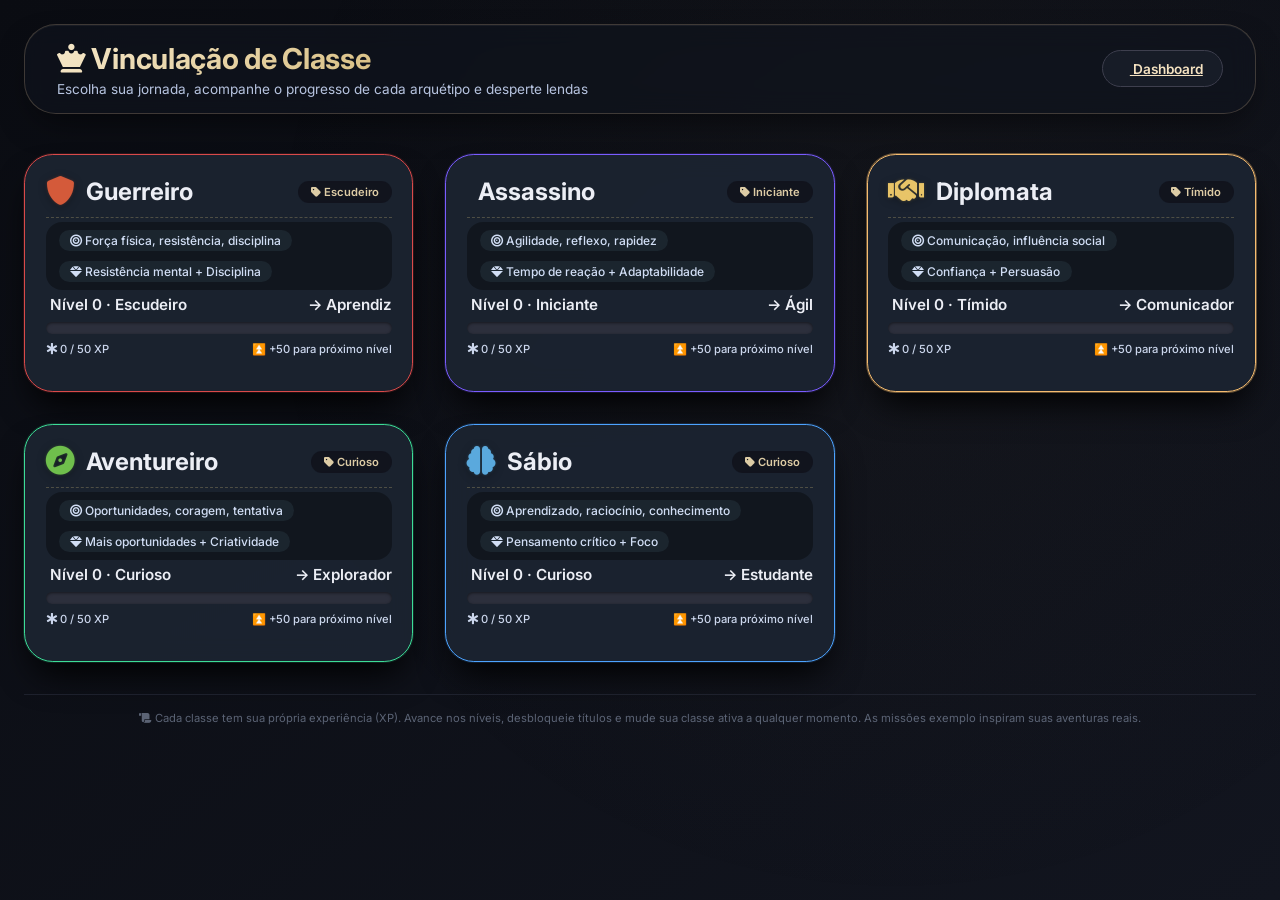
<file: classes.html>
<!DOCTYPE html>
<html lang="pt-BR">
<head>
    <meta charset="UTF-8">
    <meta name="viewport" content="width=device-width, initial-scale=1.0, user-scalable=yes">
    <title>🌙 Seleção de Classe | Grimório do Herói</title>
    <!-- Google Fonts + Font Awesome (mesmo estilo do dashboard) -->
    <link href="https://fonts.googleapis.com/css2?family=Inter:opsz,wght@14..32,300;14..32,400;14..32,500;14..32,600;14..32,700&display=swap" rel="stylesheet">
    <link rel="stylesheet" href="https://cdnjs.cloudflare.com/ajax/libs/font-awesome/6.0.0-beta3/css/all.min.css">
    <style>
    * {
        margin: 0;
        padding: 0;
        box-sizing: border-box;
    }

    body {
        background: radial-gradient(circle at 10% 20%, #0a0c14, #03050b);
        font-family: 'Inter', sans-serif;
        color: #edeef2;
        padding: 1.5rem;
        min-height: 100vh;
        position: relative;
        overflow-x: hidden;
    }

    /* sutíl animação de fundo (opcional, muito leve) */
    body::before {
        content: '';
        position: fixed;
        top: 0;
        left: 0;
        width: 100%;
        height: 100%;
        background: radial-gradient(circle at 70% 30%, rgba(200, 170, 100, 0.03) 0%, transparent 60%);
        pointer-events: none;
        z-index: 0;
    }

    /* container principal */
    .class-container {
        max-width: 1400px;
        margin: 0 auto;
        position: relative;
        z-index: 1;
        animation: fadeInUp 0.6s cubic-bezier(0.2, 0.9, 0.4, 1.1) forwards;
    }

    /* animação de entrada global */
    @keyframes fadeInUp {
        from {
            opacity: 0;
            transform: translateY(20px);
        }
        to {
            opacity: 1;
            transform: translateY(0);
        }
    }

    @keyframes subtleGlow {
        0% { box-shadow: 0 0 0 0 rgba(245, 188, 112, 0.2); }
        50% { box-shadow: 0 0 0 6px rgba(245, 188, 112, 0.1); }
        100% { box-shadow: 0 0 0 0 rgba(245, 188, 112, 0); }
    }

    @keyframes pulseBadge {
        0% { border-left-color: #f5bc70; box-shadow: 0 0 5px rgba(245,188,112,0.3); }
        50% { border-left-color: #ffda9e; box-shadow: 0 0 15px rgba(245,188,112,0.7); }
        100% { border-left-color: #f5bc70; box-shadow: 0 0 5px rgba(245,188,112,0.3); }
    }

    @keyframes shimmer {
        0% { background-position: -200% 0; }
        100% { background-position: 200% 0; }
    }

    /* cabeçalho hero */
    .hero-header {
        display: flex;
        justify-content: space-between;
        align-items: center;
        flex-wrap: wrap;
        gap: 1rem;
        margin-bottom: 2.5rem;
        background: rgba(15, 20, 30, 0.6);
        backdrop-filter: blur(12px);
        border-radius: 2rem;
        padding: 1rem 2rem;
        border: 1px solid rgba(210, 180, 140, 0.25);
        box-shadow: 0 15px 35px -12px rgba(0, 0, 0, 0.6), inset 0 1px 0 rgba(255, 255, 255, 0.05);
        transition: all 0.3s ease;
    }

    .hero-header:hover {
        background: rgba(18, 24, 34, 0.7);
        border-color: rgba(210, 180, 140, 0.4);
        box-shadow: 0 20px 40px -12px black;
    }

    .title-section h1 {
        font-size: 1.8rem;
        font-weight: 700;
        background: linear-gradient(135deg, #f5e7c8, #c9aa5f, #e8c882);
        -webkit-background-clip: text;
        background-clip: text;
        color: transparent;
        letter-spacing: -0.3px;
        transition: background-position 0.5s;
        background-size: 200% auto;
    }

    .title-section h1:hover {
        background-position: 100% 0;
    }

    .title-section p {
        font-size: 0.85rem;
        color: #b7c4e0;
        margin-top: 0.3rem;
        transition: color 0.2s;
    }

    .active-class-badge {
        background: #1e2a3a;
        border-radius: 2rem;
        padding: 0.5rem 1.4rem;
        display: flex;
        align-items: center;
        gap: 0.8rem;
        border-left: 4px solid #f5bc70;
        box-shadow: 0 5px 12px rgba(0, 0, 0, 0.3);
        transition: all 0.25s ease;
        animation: pulseBadge 2.5s infinite;
    }

    .active-class-badge i {
        font-size: 1.4rem;
        color: #f5bc70;
        filter: drop-shadow(0 0 2px rgba(245,188,112,0.5));
        transition: transform 0.2s ease;
    }

    .active-class-badge:hover i {
        transform: scale(1.1);
    }

    .active-class-badge span {
        font-weight: 600;
        font-size: 1rem;
        letter-spacing: 0.3px;
    }

    .reset-all-btn {
        background: rgba(120, 40, 40, 0.75);
        border: none;
        padding: 0.55rem 1.4rem;
        border-radius: 2rem;
        color: #ffd9d9;
        font-weight: 500;
        cursor: pointer;
        transition: all 0.25s cubic-bezier(0.2, 0.9, 0.4, 1.1);
        font-size: 0.85rem;
        backdrop-filter: blur(4px);
        box-shadow: 0 2px 6px rgba(0,0,0,0.2);
    }

    .reset-all-btn:hover {
        background: #9b4545;
        color: white;
        transform: translateY(-2px);
        box-shadow: 0 8px 18px rgba(155, 69, 69, 0.3);
    }

    .reset-all-btn:active {
        transform: translateY(1px);
    }

    /* grid das classes */
    .classes-grid {
        display: grid;
        grid-template-columns: repeat(auto-fill, minmax(320px, 1fr));
        gap: 2rem;
        margin-top: 1rem;
    }

    /* card de cada classe */
    .class-card {
        background: rgba(18, 24, 34, 0.75);
        backdrop-filter: blur(12px);
        border-radius: 1.8rem;
        padding: 1.4rem 1.3rem 1.6rem;
        transition: all 0.35s cubic-bezier(0.2, 0.9, 0.4, 1.1);
        border: 1px solid rgba(255, 215, 150, 0.15);
        box-shadow: 0 12px 28px -10px rgba(0, 0, 0, 0.5);
        transform: translateY(0);
    }

    .class-card:hover {
        transform: translateY(-6px);
        background: rgba(22, 28, 40, 0.85);
        border-color: rgba(245, 188, 112, 0.4);
        box-shadow: 0 25px 40px -12px black;
    }

    .class-card.active-class {
        border: 1.5px solid #f5bc70;
        box-shadow: 0 0 0 1px rgba(245, 188, 112, 0.4), 0 20px 35px -10px black;
        background: rgba(28, 36, 48, 0.96);
    }

    .class-card.active-class:hover {
        box-shadow: 0 0 0 2px rgba(245, 188, 112, 0.5), 0 28px 40px -12px black;
    }

    .card-header {
        display: flex;
        justify-content: space-between;
        align-items: center;
        border-bottom: 1px dashed rgba(200, 180, 120, 0.3);
        padding-bottom: 0.7rem;
        margin-bottom: 0.2rem;
    }

    .class-name {
        display: flex;
        align-items: center;
        gap: 0.7rem;
        font-size: 1.5rem;
        font-weight: 700;
    }

    .class-name i {
        font-size: 1.8rem;
        transition: all 0.2s ease;
        filter: drop-shadow(0 2px 4px rgba(0,0,0,0.3));
    }

    .class-card:hover .class-name i {
        transform: scale(1.05) rotate(2deg);
    }

    /* cores individuais dos ícones com hover glow */
    .warrior-icon { color: #d45a3a; text-shadow: 0 0 3px rgba(212,90,58,0.3); }
    .assassin-icon { color: #b77dcc; text-shadow: 0 0 3px rgba(183,125,204,0.3); }
    .diplomat-icon { color: #e8c468; text-shadow: 0 0 3px rgba(232,196,104,0.3); }
    .adventurer-icon { color: #6fbf4c; text-shadow: 0 0 3px rgba(111,191,76,0.3); }
    .sage-icon { color: #5aa9dd; text-shadow: 0 0 3px rgba(90,169,221,0.3); }

    .level-tag {
        background: #0f1119cc;
        backdrop-filter: blur(2px);
        padding: 0.25rem 0.8rem;
        border-radius: 2rem;
        font-size: 0.7rem;
        font-weight: 600;
        color: #ddcca5;
        transition: all 0.2s;
    }

    .focus-bonus {
        background: rgba(0, 0, 0, 0.35);
        border-radius: 1rem;
        padding: 0.5rem 0.8rem;
        font-size: 0.75rem;
        color: #d1def5;
        display: flex;
        flex-wrap: wrap;
        gap: 0.6rem;
        transition: all 0.2s;
    }

    .focus-bonus span {
        background: #1e2a32cc;
        padding: 0.2rem 0.7rem;
        border-radius: 2rem;
        font-weight: 500;
        transition: all 0.2s;
    }

    .focus-bonus span:hover {
        background: #2f3e4a;
        transform: scale(0.96);
    }

    .progress-area {
        margin-top: 0.3rem;
    }

    .level-title {
        font-weight: 600;
        font-size: 0.95rem;
        margin-bottom: 0.3rem;
        display: flex;
        justify-content: space-between;
    }

    .xp-bar-bg {
        background: #0b0e16;
        border-radius: 1rem;
        height: 12px;
        overflow: hidden;
        margin: 0.5rem 0;
        box-shadow: inset 0 1px 3px rgba(0,0,0,0.4);
    }


    .xp-text {
        font-size: 0.7rem;
        display: flex;
        justify-content: space-between;
        color: #cbd6ec;
        font-weight: 500;
    }

    .missions-preview {
        background: rgba(0, 0, 0, 0.4);
        border-radius: 1rem;
        padding: 0.7rem 0.9rem;
        font-size: 0.7rem;
        margin: 0.5rem 0;
        transition: all 0.2s;
        border-left: 2px solid #c9aa5f;
    }

    .missions-preview i {
        margin-right: 0.4rem;
        color: #e4bc77;
        width: 1rem;
        transition: transform 0.2s;
    }

    .missions-preview:hover i {
        transform: translateX(3px);
    }

    .missions-preview ul {
        margin-top: 0.4rem;
        padding-left: 1.4rem;
        color: #ccd6f0;
        list-style-type: circle;
    }

    .missions-preview li {
        transition: all 0.2s;
    }

    .missions-preview li:hover {
        color: #f5e2b0;
        transform: translateX(2px);
    }

    .card-actions {
        display: flex;
        gap: 0.8rem;
        flex-wrap: wrap;
        margin-top: 0.6rem;
    }

    .btn-class {
        background: #2c3548;
        border: none;
        padding: 0.5rem 1rem;
        border-radius: 2rem;
        font-size: 0.75rem;
        font-weight: 500;
        color: #f0f2f8;
        cursor: pointer;
        transition: all 0.2s cubic-bezier(0.2, 0.9, 0.4, 1.1);
        display: inline-flex;
        align-items: center;
        gap: 0.45rem;
        backdrop-filter: blur(2px);
        box-shadow: 0 1px 2px rgba(0,0,0,0.2);
    }

    .btn-class i {
        font-size: 0.8rem;
        transition: transform 0.15s;
    }

    .btn-class:hover {
        background: #3e4a62;
        transform: translateY(-2px);
        box-shadow: 0 6px 14px rgba(0, 0, 0, 0.3);
    }

    .btn-class:hover i {
        transform: scale(1.1);
    }

    .btn-class:active {
        transform: translateY(1px);
    }

    .btn-select {
        background: #3f2e1c;
        border: 1px solid #e4b363;
        color: #ffdfb3;
    }

    .btn-select.active-select {
        background: linear-gradient(135deg, #c9aa5f, #b88d46);
        color: #141a24;
        border: none;
        font-weight: bold;
        box-shadow: 0 0 8px rgba(201, 170, 95, 0.6);
    }

    .btn-xp {
        background: #1f3a3f;
    }

    .btn-xp:hover {
        background: #2b5b5f;
        box-shadow: 0 0 10px rgba(43, 91, 95, 0.5);
    }

    .btn-reset-class {
        background: #3a2626;
        color: #f2b5b5;
    }

    .btn-reset-class:hover {
        background: #5e3a3a;
        color: #ffe0e0;
    }

    footer {
        text-align: center;
        margin-top: 3rem;
        padding: 1.5rem;
        font-size: 0.75rem;
        color: #8f9bb3;
        border-top: 1px solid rgba(200, 180, 120, 0.2);
        transition: all 0.2s;
    }

    footer:hover {
        color: #b9c8f0;
    }

    @media (max-width: 700px) {
        body { padding: 1rem; }
        .hero-header { flex-direction: column; align-items: stretch; text-align: center; }
        .class-card { padding: 1.2rem; }
        .card-actions { justify-content: center; }
    }

    button {
        cursor: pointer;
        font-family: inherit;
    }

    /* melhoria na barra de rolagem (opcional) */
    ::-webkit-scrollbar {
        width: 8px;
    }
    ::-webkit-scrollbar-track {
        background: #0c0f18;
        border-radius: 10px;
    }
    ::-webkit-scrollbar-thumb {
        background: #c9aa5f;
        border-radius: 10px;
    }
    ::-webkit-scrollbar-thumb:hover {
        background: #e4bc77;
    }
</style>
    <link rel="stylesheet" href="index.css">

</head>
<body>
<div class="class-container">
    <div class="hero-header">
        <div class="title-section" id="vincClasseArea">
            <h1><i class="fas fa-chess-queen"></i> Vinculação de Classe</h1>
            <p>Escolha sua jornada, acompanhe o progresso de cada arquétipo e desperte lendas</p>
        </div>
            <a class="btn-icon" id="btnDashboard" href="index.html"><i class="fas fa-skull-crosswalk"></i> Dashboard</a>
    </div>

    <div class="classes-grid" id="classesGrid"></div>

    <div id="tokenModal" class="modal-overlay">
    
    <div class="modal-box">
        
        <div class="modal-header">
            <h2>🔐 Token de Acesso</h2>
            <p>
                Insira seu token para acessar seu progresso em qualquer dispositivo.
            </p>
        </div>

        <div class="modal-body">
            <small class="modal-hint">
                Não tem um token? Gere um agora e comece sua jornada.
            </small>
            <small class="modal-hint">
                (Esse Token será usado para acessar seu progresso em outros dispositivos, então salve-o em algum lugar)
            </small>

            <input type="text" id="tokenInput" placeholder="Cole ou gere seu token..." />
        </div>

        <div class="modal-actions">
            <button id="btnGerar" class="btn-secondary">Gerar agora</button>
            <button id="btnConfirmar" class="btn-primary">Confirmar</button>
        </div>

    </div>
</div>
    <footer>
        <i class="fas fa-scroll"></i> Cada classe tem sua própria experiência (XP). Avance nos níveis, desbloqueie títulos e mude sua classe ativa a qualquer momento.
        As missões exemplo inspiram suas aventuras reais.
    </footer>
</div>
<script src="geral.js"></script>
<script>
    

    // ----- DEFINIÇÃO DAS CLASSES (baseado no design) -----
    const CLASSES_DATA = [
        {
            id: "warrior",
            nome: "Guerreiro",
            icone: "fas fa-shield-alt",
            corIcone: "warrior-icon",
            corDestaque: "#d45a3a",
            niveis: ["Escudeiro", "Aprendiz", "Soldado", "Guerreiro", "Lendário"],
            foco: "Força física, resistência, disciplina",
            bonus: "Resistência mental + Disciplina",
            missoesExemplo: [
                "Treinar (academia, calistenia, esportes)",
                "Melhorar alimentação",
                "Bater metas físicas (flexões, corrida)"
            ]
        },
        {
            id: "assassin",
            nome: "Assassino",
            icone: "fas fa-dagger",
            corIcone: "assassin-icon",
            corDestaque: "#b77dcc",
            niveis: ["Iniciante", "Ágil", "Corredor", "Assassino", "Sombra"],
            foco: "Agilidade, reflexo, rapidez",
            bonus: "Tempo de reação + Adaptabilidade",
            missoesExemplo: [
                "Corrida ou sprints",
                "Treinos de reflexo (jogos rápidos)",
                "Parkour / coordenação motora",
                "Decisões rápidas com tempo"
            ]
        },
        {
            id: "diplomat",
            nome: "Diplomata",
            icone: "fas fa-handshake",
            corIcone: "diplomat-icon",
            corDestaque: "#e8c468",
            niveis: ["Tímido", "Comunicador", "Influente", "Diplomata", "Ícone"],
            foco: "Comunicação, influência social",
            bonus: "Confiança + Persuasão",
            missoesExemplo: [
                "Conversar com pessoas novas",
                "Melhorar oratória",
                "Praticar escuta ativa",
                "Liderar grupos ou projetos"
            ]
        },
        {
            id: "adventurer",
            nome: "Aventureiro",
            icone: "fas fa-compass",
            corIcone: "adventurer-icon",
            corDestaque: "#6fbf4c",
            niveis: ["Curioso", "Explorador", "Ousado", "Aventureiro", "Destino"],
            foco: "Oportunidades, coragem, tentativa",
            bonus: "Mais oportunidades + Criatividade",
            missoesExemplo: [
                "Tentar algo novo (comida, lugar, atividade)",
                "Sair da rotina",
                "Assumir pequenos riscos calculados",
                "Conhecer novos ambientes"
            ]
        },
        {
            id: "sage",
            nome: "Sábio",
            icone: "fas fa-brain",
            corIcone: "sage-icon",
            corDestaque: "#5aa9dd",
            niveis: ["Curioso", "Estudante", "Aprendiz", "Sábio", "Mestre"],
            foco: "Aprendizado, raciocínio, conhecimento",
            bonus: "Pensamento crítico + Foco",
            missoesExemplo: [
                "Estudar (qualquer área)",
                "Ler livros",
                "Resolver problemas (lógica, programação)",
                "Produzir conhecimento (resumos, projetos)"
            ]
        }
    ];

    // thresholds de XP por nível (nível 1 ao 5)
    // nível 1: 0 XP, nível2: 1000, nível3: 2000, nível4: 3000, nível5: 4000+ (max)
    const XP_PER_LEVEL = 1000;
    const MAX_LEVEL = 5;
    const MAX_XP = (MAX_LEVEL - 1) * XP_PER_LEVEL; // 4000

    // Carregar progresso do localStorage
    function loadProgressData() {
        const stored = localStorage.getItem("rpg_class_progress");
        if (stored) {
            try {
                return JSON.parse(stored);
            } catch(e) { return {}; }
        }
        return {}; // objeto vazio
    }

    function saveProgressData(data) {
        localStorage.setItem("rpg_class_progress", JSON.stringify(data));
    }

    // Carregar classe ativa
    function loadActiveClass() {
        const active = classe_atual;
        if (active && CLASSES_DATA.some(c => c.id === active)) return active;
        return "warrior"; // padrão guerreiro
    }

    function saveActiveClass(classId) {
        localStorage.setItem("rpg_active_class", classId);
    }

    // Obter XP de uma classe
    function getClassXP(classId, progressData) {
        return progressData[classId] !== undefined ? progressData[classId] : 0;
    }

    // Atualizar XP da classe
    function setClassXP(classId, xp, progressData) {
        let newXP = Math.min(MAX_XP, Math.max(0, xp));
        progressData[classId] = newXP;
        saveProgressData(progressData);
        return newXP;
    }

    // Adicionar XP (com limite)
    function addXPToClass(classId, amount, progressData) {
        let current = getClassXP(classId, progressData);
        let newXP = Math.min(MAX_XP, current + amount);
        if (newXP !== current) {
            setClassXP(classId, newXP, progressData);
        }
        return newXP;
    }

    // Dado XP, retorna nível (1-5) e título do nível
    function getLevelAndTitle(xp, niveisArray) {
        let levelIndex = Math.floor(xp / XP_PER_LEVEL);
        if (levelIndex >= MAX_LEVEL) levelIndex = MAX_LEVEL - 1;
        const nivelAtual = levelIndex + 1; // 1 a 5
        const titulo = niveisArray[levelIndex] || niveisArray[niveisArray.length-1];
        const currentLevelXP = levelIndex * XP_PER_LEVEL;
        const nextLevelXP = (levelIndex + 1) * XP_PER_LEVEL;
        const xpNeeded = Math.min(nextLevelXP - xp, XP_PER_LEVEL);
        const progressPercent = (xp - currentLevelXP) / XP_PER_LEVEL;
        return {
            levelNumber: nivelAtual,
            levelTitle: titulo,
            currentXP: xp,
            currentLevelBaseXP: currentLevelXP,
            nextLevelXP: nextLevelXP,
            xpToNext: Math.max(0, nextLevelXP - xp),
            progress: Math.min(1, Math.max(0, progressPercent)) * 100,
            isMaxLevel: nivelAtual === MAX_LEVEL
        };
    }

    // Renderizar todos os cards
    let currentProgress = loadProgressData();
    let currentActiveClass = loadActiveClass();

    async function onPageLoad() {
        // Sincroniza classe baseada no nível inicial
        try {
            var local_hero_id = JSON.parse(localStorage.getItem("rpg_dashboard")).hero.id;

        } catch {
            var local_hero_id = undefined;

        }
        await loadData(local_hero_id);
        renderAllClasses()
    }

    
    
    function renderAllClasses() {
        const grid = document.getElementById("classesGrid");
        if (!grid) return;

        grid.innerHTML = "";
        for (let cls of DADOS_DE_CLASSES) {
            levels_por_classe[cls.id]
            const xp = levels_por_classe[cls.id]["xp"];
            const next_level_xp = 50*levels_por_classe[cls.id]["level"]*1.7 + 50;
            const levelNumber = levels_por_classe[cls.id]["level"];
            const levelName = cls.niveis[Math.floor(levels_por_classe[cls.id]["level"] / 10)];
            
            const isActive = (classe_atual === cls.id);

            // construir card
            const card = document.createElement("div");
            card.className = `class-card active-class active-class-${cls.id}`;
            card.dataset.classId = cls.id;

            // Header com nome e level tag
            const headerDiv = document.createElement("div");
            headerDiv.className = "card-header";
            headerDiv.innerHTML = `
                <div class="class-name">
                    <i class="${cls.icone} ${cls.corIcone}"></i>
                    <span>${cls.nome}</span>
                </div>
                <div class="level-tag"><i class="fas fa-tag"></i> ${levelName}</div>
            `;

            // Foco e bônus resumido
            const focusDiv = document.createElement("div");
            focusDiv.className = "focus-bonus";
            focusDiv.innerHTML = `
                <span><i class="fas fa-bullseye"></i> ${cls.foco}</span>
                <span><i class="fas fa-gem"></i> ${cls.bonus}</span>
            `;

            // Área de progresso (nível, barra, xp)
            const progressDiv = document.createElement("div");
            progressDiv.className = "progress-area";
            let is_max_level = levelNumber >= 10
            let porcentagem = (xp / next_level_xp) * 100;
            porcentagem = Math.min(porcentagem, 100);
            const nextLevelName = cls.niveis[Math.floor(levels_por_classe[cls.id]["level"]+10 / 10)];
            progressDiv.innerHTML = `
                <div class="level-title">
                    <span><i class="fas fa-chart-simple"></i> Nível ${levelNumber} · ${levelName}</span>
                    <span>${!is_max_level ? `→ ${nextLevelName}` : '🏆 Lenda'}</span>
                </div>
                <div class="xp-bar-bg">
                    <div class="xp-fill-${cls.id} xp-fill " style="width: ${porcentagem}%;"></div>
                </div>
                <div class="xp-text">
                    <span><i class="fas fa-star-of-life"></i> ${xp} / ${next_level_xp} XP</span>
                    <span>${!is_max_level ? `⏫ +${next_level_xp} para próximo nível` : '✨ Domínio total'}</span>
                </div>
            `;

            // Missões exemplos
            // const missionsHtml = `
            //     <div class="missions-preview">
            //         <i class="fas fa-scroll"></i> <strong>Missões exemplo</strong>
            //         <ul>
            //             ${cls.missoesExemplo.map(m => `<li><i class="fas fa-feather-alt"></i> ${m}</li>`).join('')}
            //         </ul>
            //     </div>
            // `;

            // Botões de ação
            const actionsDiv = document.createElement("div");
            actionsDiv.className = "card-actions";
                    
            const addXp250 = document.createElement("button");
            addXp250.className = "btn-class btn-xp";
            addXp250.innerHTML = '<i class="fas fa-plus-circle"></i> +250 XP';
            addXp250.addEventListener("click", (e) => {
                e.stopPropagation();
                const newXP = addXPToClass(cls.id, 250, currentProgress);
                currentProgress = loadProgressData(); // recarrega depois de alterar
                renderAllClasses();
            });

            const addXp500 = document.createElement("button");
            addXp500.className = "btn-class btn-xp";
            addXp500.innerHTML = '<i class="fas fa-bolt"></i> +500 XP';
            addXp500.addEventListener("click", (e) => {
                e.stopPropagation();
                addXPToClass(cls.id, 500, currentProgress);
                currentProgress = loadProgressData();
                renderAllClasses();
            });

            const resetClassBtn = document.createElement("button");
            resetClassBtn.className = "btn-class btn-reset-class";
            resetClassBtn.innerHTML = '<i class="fas fa-trash-alt"></i> Resetar';
            resetClassBtn.addEventListener("click", (e) => {
                e.stopPropagation();
                if (confirm(`Deseja resetar todo o progresso da classe ${cls.nome}? O XP voltará para 0.`)) {
                    setClassXP(cls.id, 0, currentProgress);
                    currentProgress = loadProgressData();
                    renderAllClasses();
                }
            });


            card.appendChild(headerDiv);
            card.appendChild(focusDiv);
            card.appendChild(progressDiv);
            // card.appendChild(document.createElement("div")).innerHTML = missionsHtml;
            card.appendChild(actionsDiv);

            grid.appendChild(card);
        }

    }


    // Reset global de todos os progressos
    function globalReset() {
        if (confirm("⚠️ ATENÇÃO: Isso resetará TODO o progresso de todas as classes (XP zerado). A classe ativa será mantida como está. Deseja continuar?")) {
            const newProgress = {};
            for (let cls of CLASSES_DATA) {
                newProgress[cls.id] = 0;
            }
            saveProgressData(newProgress);
            currentProgress = newProgress;
            // renderAllClasses();
        }
    }

    // Sincroniza a variável global com o localStorage caso outro script altere (mas é autônomo)
    function syncAndRender() {
        currentProgress = loadProgressData();
        currentActiveClass = loadActiveClass();
        // renderAllClasses();
    }

    // Eventos de reset global
    document.addEventListener("DOMContentLoaded", () => {
        syncAndRender();
        const globalResetBtn = document.getElementById("globalResetBtn");
        if (globalResetBtn) {
            globalResetBtn.addEventListener("click", globalReset);
        }
        // opcional: adicionar atalho para recarregar dados caso haja alteração externa
        window.addEventListener("storage", (e) => {
            if (e.key === "rpg_class_progress" || e.key === "rpg_active_class") {
                syncAndRender();
            }
        });
    });

    window.addEventListener("DOMContentLoaded", () => {
        onPageLoad()
        
        {
        setTimeout(() => {
            if (!fez_tutorial && hero_id != undefined){
                createTutorial([
                    { id: 'vincClasseArea',      msg: 'Essa é a tela de classes, aqui você pode verificar sua evolução em cada classe e trocar para outras classes.' },
                    { id: 'btnDashboard',      msg: 'Clique aqui para voltar à tela Inicial' },
                    { id: 'classesGrid',      msg: 'Visualize seus avanços em cada classe e alterne entre elas livremente.' },
                    { id: 'classesGrid',      msg: 'Isso conclui o tutorial. \n\n Se você tiver dúvidas, sugestões, comentários, reclamações, imposições ou qualquer "ões" é só dar o papo' },
                ]);
            }
    }, 1000);
    }
        
    })
</script>
</body>
</html>
</file>
<file: index.css>
* {
    margin: 0;
    padding: 0;
    box-sizing: border-box;
}

/* Variáveis para facilitar manutenção e temas */
:root {
    --gold-primary: #f0a63a;
    --gold-glow: rgba(240, 166, 58, 0.4);
    --dark-bg: #0a0c12;
    --card-bg: rgba(18, 22, 30, 0.75);
    --transition-default: all 0.25s cubic-bezier(0.2, 0.9, 0.4, 1.1);
    --shadow-elevation: 0 20px 35px -12px rgba(0,0,0,0.6);

    --warrior-primary: #d94a4a;
    --warrior-glow: rgba(217, 74, 74, 0.45);
    --warrior-soft: rgba(217, 74, 74, 0.15);

    --assassin-primary: #7a5cff;
    --assassin-glow: rgba(122, 92, 255, 0.45);
    --assassin-soft: rgba(122, 92, 255, 0.15);

    --sage-primary: #4da3ff;
    --sage-glow: rgba(77, 163, 255, 0.45);
    --sage-soft: rgba(77, 163, 255, 0.15);

    --diplomat-primary: #f0a63a;
    --diplomat-glow: rgba(240, 166, 58, 0.5);
    --diplomat-soft: rgba(240, 166, 58, 0.15);

    --adventurer-primary: #3ddc97;
    --adventurer-glow: rgba(61, 220, 151, 0.45);
    --adventurer-soft: rgba(61, 220, 151, 0.15);
}

body {
    background: linear-gradient(145deg, #0a0c12 0%, #12151f 100%);
    font-family: 'Inter', system-ui, -apple-system, sans-serif;
    padding: 1.5rem;
    color: #eceef5;
    min-height: 100vh;
    scroll-behavior: smooth;
}

/* Scrollbar personalizada */
::-webkit-scrollbar {
    width: 6px;
    height: 6px;
}
::-webkit-scrollbar-track {
    background: #1a1d2b;
    border-radius: 10px;
}
::-webkit-scrollbar-thumb {
    background: var(--gold-primary);
    border-radius: 10px;
}
::-webkit-scrollbar-thumb:hover {
    background: #e09d32;
}

.dashboard {
    max-width: 1400px;
    margin: 0 auto;
    background: rgba(18, 22, 30, 0.65);
    backdrop-filter: blur(2px);
    border-radius: 2rem;
    padding: 1.8rem;
    box-shadow: var(--shadow-elevation), inset 0 1px 0 rgba(255,255,255,0.05);
    border: 1px solid rgba(255,215,150,0.15);
    transition: var(--transition-default);
}

.dashboard-header {
    display: flex;
    justify-content: space-between;
    align-items: center;
    flex-wrap: wrap;
    gap: 1rem;
    margin-bottom: 2rem;
    border-bottom: 2px solid rgba(240, 166, 58, 0.3);
    padding-bottom: 1rem;
    animation: fadeInDown 0.5s ease-out;
}
.dashboard-header h1 {
    font-size: 1.9rem;
    font-weight: 700;
    background: linear-gradient(135deg, #f5bc70, #e09d32);
    background-clip: text;
    -webkit-background-clip: text;
    color: transparent;
    letter-spacing: -0.5px;
}
.dashboard-header h1 i {
    color: #e09d32;
    margin-right: 10px;
    background: none;
    background-clip: unset;
    -webkit-background-clip: unset;
    color: #f0a63a;
    transition: var(--transition-default);
}
.dashboard-header h1:hover i {
    transform: rotate(5deg) scale(1.05);
    text-shadow: 0 0 8px var(--gold-glow);
}

.action-buttons {
    display: flex;
    gap: 1rem;
}
.btn-icon {
    background: rgba(25, 30, 42, 0.9);
    border: 1px solid #3e3f4e;
    padding: 0.6rem 1.2rem;
    border-radius: 40px;
    font-weight: 600;
    font-size: 0.85rem;
    color: #f5e2c1;
    cursor: pointer;
    transition: var(--transition-default);
    backdrop-filter: blur(4px);
    position: relative;
    overflow: hidden;
}
.btn-icon i {
    margin-right: 8px;
    color: #f0a63a;
    transition: transform 0.2s;
}
.btn-icon:hover {
    background: #2a2f3f;
    border-color: var(--gold-primary);
    transform: translateY(-2px);
    box-shadow: 0 6px 14px rgba(240, 166, 58, 0.2);
    color: white;
}
.btn-icon:hover i {
    transform: translateX(3px);
}
.btn-icon:active {
    transform: translateY(1px);
}

/* GRID PRINCIPAL */
.main-grid {
    display: grid;
    grid-template-columns: 1fr 1.6fr;
    gap: 1.8rem;
    animation: fadeInUp 0.6s ease-out;
}

/* COLUNA ESQUERDA (stats) */
.stats-card {
    background: rgba(12, 15, 24, 0.75);
    backdrop-filter: blur(8px);
    border-radius: 1.8rem;
    padding: 1.4rem;
    border: 1px solid rgba(240, 166, 58, 0.25);
    box-shadow: 0 12px 28px -8px black;
    transition: var(--transition-default);
}
.stats-card:hover {
    border-color: rgba(240, 166, 58, 0.5);
    box-shadow: 0 20px 32px -12px rgba(0,0,0,0.8), 0 0 0 1px rgba(240,166,58,0.1);
    transform: translateY(-3px);
}

.player-name-section {
    display: flex;
    align-items: baseline;
    justify-content: space-between;
    margin-bottom: 0.5rem;
    flex-wrap: wrap;
}
.player-name {
    font-size: 1.8rem;
    font-weight: 800;
    background: linear-gradient(120deg, #fff0da, #f5bc70);
    background-clip: text;
    -webkit-background-clip: text;
    color: transparent;
    transition: text-shadow 0.3s;
}
.player-name:hover {
    text-shadow: 0 0 6px rgba(245,188,112,0.3);
}
.edit-name-btn {
    background: none;
    border: 1px solid #5a5e72;
    padding: 0.2rem 0.8rem;
    border-radius: 40px;
    font-size: 0.7rem;
    color: #c9cfdf;
    cursor: pointer;
    transition: var(--transition-default);
}
.edit-name-btn:hover {
    background: rgba(240, 166, 58, 0.2);
    border-color: var(--gold-primary);
    color: #f5bc70;
    transform: scale(1.02);
}

.class-badge {
    background: #1e1f2e;
    display: inline-block;
    padding: 0.3rem 1rem;
    border-radius: 60px;
    font-size: 0.8rem;
    font-weight: 500;
    margin-bottom: 1.2rem;
    border-left: 4px solid var(--gold-primary);
    transition: var(--transition-default);
}
.class-badge:hover {
    border-left-width: 6px;
    padding-left: 1.2rem;
    background: #252838;
}

.xp-container {
    background: #0b0e16;
    border-radius: 1.2rem;
    padding: 0.8rem;
    margin: 1rem 0;
    transition: var(--transition-default);
}
.xp-info {
    display: flex;
    justify-content: space-between;
    margin-bottom: 0.5rem;
    font-size: 0.8rem;
}
.xp-bar-bg {
    background: #2c2f3c;
    border-radius: 20px;
    height: 12px;
    overflow: hidden;
    box-shadow: inset 0 1px 3px rgba(0,0,0,0.5);
}
.xp-fill {
    background: linear-gradient(90deg, #f0a63a, #f5d742);
    width: 0%;
    height: 100%;
    border-radius: 20px;
    transition: width 0.6s cubic-bezier(0.2, 0.9, 0.4, 1.1);
    position: relative;
    overflow: hidden;
}
.xp-fill::after {
    content: '';
    position: absolute;
    top: 0;
    left: 0;
    right: 0;
    bottom: 0;
    background: linear-gradient(90deg, rgba(255,255,255,0.2), transparent);
    animation: shimmer 2s infinite;
}
.xp-fill-warrior{
    background: linear-gradient(90deg, var(--warrior-glow), var(--warrior-primary))!important;
}
.xp-fill-assassin{
    background: linear-gradient(90deg, var(--assassin-glow), var(--assassin-primary))!important;
}
.xp-fill-diplomat{
    background: linear-gradient(90deg, var(--diplomat-glow), var(--diplomat-primary))!important;
}
.xp-fill-sage{
    background: linear-gradient(90deg, var(--sage-glow), var(--sage-primary))!important;
}
.xp-fill-adventurer{
    background: linear-gradient(90deg, var(--adventurer-glow), var(--adventurer-primary))!important;
}

@keyframes shimmer {
    0% { transform: translateX(-100%); }
    100% { transform: translateX(100%); }
}

.level-info {
    font-size: 0.85rem;
    background: #10121c;
    padding: 0.6rem;
    border-radius: 1rem;
    transition: var(--transition-default);
}
.level-info:hover {
    background: #151a28;
}

.radar-container {
    margin-top: 1.5rem;
    background: #0c0f18;
    border-radius: 1.5rem;
    padding: 1rem;
    transition: var(--transition-default);
}
.radar-container:hover {
    background: #11141f;
    box-shadow: 0 0 0 1px rgba(240,166,58,0.2);
}
.radar-header {
    font-weight: 600;
    margin-bottom: 0.8rem;
    font-size: 0.9rem;
    display: flex;
    align-items: center;
    gap: 8px;
}
canvas {
    display: block;
    margin: 0 auto;
    filter: drop-shadow(0 4px 6px rgba(0,0,0,0.3));
}

/* COLUNA DIREITA - MISSÕES */
.missions-wrapper {
    display: flex;
    flex-direction: column;
    gap: 1rem;
}

/* BLOCO COMPACTO DAS DIÁRIAS (secundário, discreto) */
.daily-quests-compact {
    background: rgba(8, 10, 18, 0.7);
    border-radius: 1.2rem;
    padding: 0.65rem 1rem;
    border-left: 3px solid #c0a05e;
    transition: var(--transition-default);
    backdrop-filter: blur(4px);
}
.daily-quests-compact:hover {
    border-left-width: 5px;
    background: rgba(12, 15, 26, 0.85);
    transform: translateX(3px);
}
.compact-title {
    font-size: 0.85rem;
    font-weight: 500;
    text-transform: uppercase;
    letter-spacing: 1px;
    color: #cfb87c;
    margin-bottom: 0.4rem;
    display: flex;
    align-items: center;
    gap: 6px;
}
.compact-title i {
    font-size: 0.8rem;
    transition: transform 0.2s;
}
.daily-quests-compact:hover .compact-title i {
    transform: rotate(5deg);
}
.compact-list .mission-item {
    background: #10121e;
    border-radius: 0.7rem;
    padding: 0.5rem 0.6rem;
    margin-bottom: 0.45rem;
    font-size: 0.75rem;
    display: flex;
    justify-content: space-between;
    align-items: center;
    gap: 8px;
    border: 1px solid #2a2e3c;
    transition: var(--transition-default);
}
.compact-list .mission-item:hover {
    background: #161a28;
    border-color: var(--gold-primary);
    transform: translateY(-2px);
    box-shadow: 0 4px 12px rgba(0,0,0,0.3);
}
.compact-list .mission-info {
    flex: 1;
}
.compact-list .mission-title {
    font-size: 0.75rem;
    font-weight: 500;
}
.compact-list .mission-desc {
    font-size: 0.65rem;
    opacity: 0.7;
}
.compact-list .complete-mission {
    background: #252a39;
    border: none;
    color: #ffdfb3;
    padding: 0.2rem 0.6rem;
    border-radius: 30px;
    font-size: 0.65rem;
    cursor: pointer;
    transition: var(--transition-default);
}
.compact-list .complete-mission:hover {
    background: var(--gold-primary);
    color: #1e1a10;
    transform: scale(0.96);
    box-shadow: 0 2px 8px rgba(240,166,58,0.4);
}
.xp-small {
    font-size: 0.65rem;
    background: #2e2c3a;
    border-radius: 40px;
    padding: 0.15rem 0.5rem;
    font-weight: bold;
    transition: var(--transition-default);
}
.mission-item:hover .xp-small {
    background: var(--gold-primary);
    color: #0b0a12;
}

/* MISSÕES PRINCIPAIS (grid duplo, destaque máximo) */
.primary-missions-grid {
    display: grid;
    grid-template-columns: 1fr 1fr;
    gap: 1.2rem;
}
.mission-card.primary {
    background: rgba(18, 22, 34, 0.85);
    backdrop-filter: blur(8px);
    border-radius: 1.5rem;
    padding: 1.2rem;
    border: 1px solid rgba(240, 166, 58, 0.4);
    box-shadow: 0 10px 20px -5px rgba(0,0,0,0.5);
    transition: var(--transition-default);
    animation: fadeInScale 0.4s ease-out backwards;
    animation-delay: calc(0.05s * var(--order, 0));
}
.mission-card.primary:hover {
    transform: translateY(-6px) scale(1.01);
    border-color: var(--gold-primary);
    box-shadow: 0 20px 30px -12px rgba(0,0,0,0.6), 0 0 0 1px rgba(240,166,58,0.3);
    background: rgba(22, 26, 40, 0.9);
}
.mission-card.primary .mission-title {
    font-size: 1.25rem;
    font-weight: 700;
    margin-bottom: 1rem;
    border-left: 4px solid var(--gold-primary);
    padding-left: 12px;
    transition: border-left-width 0.2s;
}
.mission-warrior{
    border-left: 4px solid var(--warrior-primary)!important;
}
.mission-assassin{
    border-left: 4px solid var(--assassin-primary)!important;
}
.mission-adventurer{
    border-left: 4px solid var(--adventurer-primary)!important;
}
.mission-sage{
    border-left: 4px solid var(--sage-primary)!important;
}
.mission-diplomat{
    border-left: 4px solid var(--diplomat-primary)!important;
}

.mission-card.primary:hover .mission-title {
    border-left-width: 6px;
}
.missions-list {
    display: flex;
    flex-direction: column;
    gap: 0.8rem;
    max-height: 400px!important;
    overflow-y: scroll;
    overflow-x: hidden;
}
.mission-item {
    background: #0f111c;
    border-radius: 1rem;
    padding: 0.9rem;
    transition: var(--transition-default);
    border: 1px solid #262b3a;
}
.mission-item:hover {
    background: #141824;
    border-color: var(--gold-primary);
    transform: translateX(4px);
}
.mission-info {
    display: flex;
    flex-direction: column;
    gap: 4px;
}
.mission-title {
    font-weight: 700;
    font-size: 1rem;
}
.mission-desc {
    font-size: 0.75rem;
    opacity: 0.75;
}
.mission-actions {
    margin-top: 8px;
    display: flex;
    justify-content: flex-end;
}
.complete-mission, .accept-mission {
    background: #2a2f41;
    border: none;
    color: #f5e2c1;
    padding: 0.3rem 1rem;
    border-radius: 60px;
    font-size: 0.7rem;
    font-weight: 600;
    cursor: pointer;
    transition: var(--transition-default);
    position: relative;
    overflow: hidden;
}
.complete-mission:hover {
    background: var(--gold-primary);
    color: #0b0a12;
    transform: scale(0.96);
    box-shadow: 0 4px 12px rgba(240,166,58,0.3);
}
.accept-mission:hover {
    background: #2e7d64;
    color: white;
    transform: scale(0.96);
}
.accept-mission:active, .complete-mission:active {
    transform: scale(0.94);
}
footer {
    margin-top: 2rem;
    text-align: center;
    font-size: 0.7rem;
    opacity: 0.6;
    border-top: 1px solid #2a2e3c;
    padding-top: 1rem;
    transition: var(--transition-default);
}
footer:hover {
    opacity: 0.9;
}
.empty-message {
    font-size: 0.75rem;
    color: #a0a5b5;
    text-align: center;
    padding: 0.5rem;
    font-style: italic;
}

/* Keyframes para animações de entrada */
@keyframes fadeInDown {
    from {
        opacity: 0;
        transform: translateY(-20px);
    }
    to {
        opacity: 1;
        transform: translateY(0);
    }
}
@keyframes fadeInUp {
    from {
        opacity: 0;
        transform: translateY(30px);
    }
    to {
        opacity: 1;
        transform: translateY(0);
    }
}
@keyframes fadeInScale {
    from {
        opacity: 0;
        transform: scale(0.96);
    }
    to {
        opacity: 1;
        transform: scale(1);
    }
}

/* Responsividade melhorada */
@media (max-width: 900px) {
    .main-grid {
        grid-template-columns: 1fr;
        gap: 1.2rem;
    }
    .primary-missions-grid {
        grid-template-columns: 1fr;
    }
    body {
        padding: 0.8rem;
    }
    .dashboard {
        padding: 1rem;
    }
    .mission-card.primary {
        padding: 1rem;
    }
}
@media (max-width: 480px) {
    .dashboard-header h1 {
        font-size: 1.4rem;
    }
    .btn-icon {
        padding: 0.4rem 0.8rem;
        font-size: 0.75rem;
    }
    .player-name {
        font-size: 1.4rem;
    }
}

.modal-box {
    background: var(--card-bg);
    border: 1px solid rgba(240, 166, 58, 0.25);
    border-radius: 1.6rem;
    padding: 2rem 1.8rem;
    width: 100%;
    max-width: 420px;
    text-align: left;
    box-shadow: var(--shadow-elevation);
    animation: fadeInScale 0.35s ease;
}

/* HEADER */
.modal-header h2 {
    font-size: 1.4rem;
    font-weight: 700;
    margin-bottom: 0.4rem;

    background: linear-gradient(135deg, #f5bc70, #e09d32);
    -webkit-background-clip: text;
    color: transparent;
}

.modal-header p {
    font-size: 0.85rem;
    opacity: 0.75;
    line-height: 1.4;
}

/* BODY */
.modal-body {
    margin-top: 1.2rem;
}

.modal-hint {
    display: block;
    font-size: 0.75rem;
    opacity: 0.6;
    margin-bottom: 0.6rem;
}

.modal-box input {
    width: 100%;
    padding: 0.7rem 0.9rem;
    border-radius: 0.9rem;
    border: 1px solid #3e3f4e;
    background: #0f111c;
    color: #fff;
    font-size: 0.85rem;
    outline: none;
    transition: var(--transition-default);
}

.modal-box input:focus {
    border-color: var(--gold-primary);
    box-shadow: 0 0 0 2px rgba(240,166,58,0.2);
}

/* ACTIONS */
.modal-actions {
    margin-top: 1.4rem;
    display: flex;
    justify-content: space-between;
    gap: 0.6rem;
}

.modal-actions button {
    flex: 1;
    padding: 0.55rem;
    font-size: 0.8rem;
    border-radius: 999px;
}

/* Ajuste visual dos botões */
.btn-primary {
    background: linear-gradient(135deg, #f0a63a, #f5d742);
    color: #1a1405;
}

.btn-primary:hover {
    transform: translateY(-1px);
    box-shadow: 0 6px 12px rgba(240,166,58,0.3);
}

.btn-secondary {
    background: #232838;
    color: #cfd3e6;
}

.btn-secondary:hover {
    background: #2f3548;
}
.modal-overlay {
    position: fixed;
    top: 0;
    left: 0;
    width: 100%;
    height: 100%;
    background: rgba(10, 12, 18, 0.85);
    backdrop-filter: blur(6px);
    display: flex;
    align-items: center;
    justify-content: center;
    z-index: 9999;
}

.modal-box {
    background: var(--card-bg);
    border: 1px solid rgba(240, 166, 58, 0.3);
    border-radius: 1.5rem;
    padding: 2rem;
    width: 100%;
    max-width: 400px;
    text-align: center;
    box-shadow: var(--shadow-elevation);
    animation: fadeInScale 0.3s ease;
}

.modal-box h2 {
    margin-bottom: 0.5rem;
}

.modal-box p {
    font-size: 0.85rem;
    opacity: 0.7;
    margin-bottom: 1.2rem;
}

.modal-box input {
    width: 100%;
    padding: 0.6rem;
    border-radius: 0.8rem;
    border: 1px solid #3e3f4e;
    background: #0f111c;
    color: #fff;
    margin-bottom: 1rem;
}

.modal-actions {
    display: flex;
    gap: 0.5rem;
    justify-content: center;
}

.btn-primary {
    background: var(--gold-primary);
    border: none;
    padding: 0.5rem 1rem;
    border-radius: 30px;
    cursor: pointer;
    font-weight: 600;
}

.btn-secondary {
    background: #2a2f41;
    border: none;
    padding: 0.5rem 1rem;
    border-radius: 30px;
    cursor: pointer;
    color: #fff;
}
.modal-box {
    background: var(--card-bg);
    border: 1px solid rgba(240, 166, 58, 0.25);
    border-radius: 1.6rem;
    padding: 2rem 1.8rem;
    width: 100%;
    max-width: 420px;
    text-align: left;
    box-shadow: var(--shadow-elevation);
    animation: fadeInScale 0.35s ease;
}

/* HEADER */
.modal-header h2 {
    font-size: 1.4rem;
    font-weight: 700;
    margin-bottom: 0.4rem;

    background: linear-gradient(135deg, #f5bc70, #e09d32);
    -webkit-background-clip: text;
    color: transparent;
}

.modal-header p {
    font-size: 0.85rem;
    opacity: 0.75;
    line-height: 1.4;
}

/* BODY */
.modal-body {
    margin-top: 1.2rem;
}

.modal-hint {
    display: block;
    font-size: 0.75rem;
    opacity: 0.6;
    margin-bottom: 0.6rem;
}

.modal-box input {
    width: 100%;
    padding: 0.7rem 0.9rem;
    border-radius: 0.9rem;
    border: 1px solid #3e3f4e;
    background: #0f111c;
    color: #fff;
    font-size: 0.85rem;
    outline: none;
    transition: var(--transition-default);
}

.modal-box input:focus {
    border-color: var(--gold-primary);
    box-shadow: 0 0 0 2px rgba(240,166,58,0.2);
}

/* ACTIONS */
.modal-actions {
    margin-top: 1.4rem;
    display: flex;
    justify-content: space-between;
    gap: 0.6rem;
}

.modal-actions button {
    flex: 1;
    padding: 0.55rem;
    font-size: 0.8rem;
    border-radius: 999px;
}

/* Ajuste visual dos botões */
.btn-primary {
    background: linear-gradient(135deg, #f0a63a, #f5d742);
    color: #1a1405;
}

.btn-primary:hover {
    transform: translateY(-1px);
    box-shadow: 0 6px 12px rgba(240,166,58,0.3);
}

.btn-secondary {
    background: #232838;
    color: #cfd3e6;
}

.btn-secondary:hover {
    background: #2f3548;
}
#tokenModal{
    display: none;
}
#loadModal{
    display: none;
}


/* Área do Token */
.token-section {
    margin-top: 1.5rem;
    padding-top: 0.5rem;
    border-top: 1px solid rgba(255, 255, 255, 0.1);
}

.toggle-token-btn {
    width: 100%;
    background: rgba(0, 0, 0, 0.3);
    border: 1px solid rgba(255, 215, 0, 0.3);
    color: #ffd700;
    padding: 0.6rem;
    border-radius: 8px;
    cursor: pointer;
    font-weight: bold;
    transition: all 0.2s ease;
    display: flex;
    align-items: center;
    justify-content: center;
    gap: 8px;
}

.toggle-token-btn:hover {
    background: rgba(255, 215, 0, 0.15);
    border-color: #ffd700;
    transform: translateY(-1px);
}

.token-display {
    margin-top: 1rem;
    background: rgba(0, 0, 0, 0.4);
    border-radius: 12px;
    padding: 1rem;
    border: 1px solid rgba(255, 215, 0, 0.2);
    backdrop-filter: blur(4px);
    animation: fadeIn 0.3s ease;
}

@keyframes fadeIn {
    from {
        opacity: 0;
        transform: translateY(-5px);
    }
    to {
        opacity: 1;
        transform: translateY(0);
    }
}

.token-display.hidden {
    display: none;
}

.token-header {
    display: flex;
    justify-content: space-between;
    align-items: center;
    margin-bottom: 0.8rem;
    color: #ffd700;
    font-weight: bold;
    font-size: 0.9rem;
}

.token-actions {
    display: flex;
    gap: 8px;
}

.token-action-btn {
    background: rgba(255, 255, 255, 0.1);
    border: none;
    color: #ccc;
    padding: 4px 8px;
    border-radius: 6px;
    cursor: pointer;
    transition: all 0.2s;
    font-size: 0.8rem;
}

.token-action-btn:hover {
    background: rgba(255, 215, 0, 0.3);
    color: #ffd700;
}

.token-value-container {
    background: #0a0c12;
    border-radius: 8px;
    padding: 0.8rem;
    margin-bottom: 0.8rem;
    border: 1px solid #2a2e3f;
    overflow-x: auto;
}

.token-value {
    font-family: 'Courier New', monospace;
    font-size: 0.85rem;
    color: #7ee0ff;
    word-break: break-all;
    user-select: all;
}

.token-note {
    color: #888;
    font-size: 0.7rem;
    display: flex;
    align-items: center;
    gap: 5px;
}

/* Feedback de cópia */
.copy-feedback {
    position: fixed;
    bottom: 20px;
    right: 20px;
    background: #2ecc71;
    color: white;
    padding: 8px 16px;
    border-radius: 8px;
    font-size: 0.8rem;
    z-index: 1000;
    animation: fadeOut 2s ease forwards;
}

@keyframes fadeOut {
    0% { opacity: 1; transform: translateY(0); }
    70% { opacity: 1; }
    100% { opacity: 0; transform: translateY(-20px); visibility: hidden; }
}

.mission-card.warrior::before {
    background: var(--warrior-primary);
}

.mission-card.warrior:hover {
    box-shadow: 0 0 20px var(--warrior-glow);
}

.mission-card.warrior .mission-xp {
    background: var(--warrior-soft);
    color: var(--warrior-primary);
}
.mission-card.assassin::before {
    background: var(--assassin-primary);
}

.mission-card.assassin:hover {
    box-shadow: 0 0 20px var(--assassin-glow);
}

.mission-card.assassin .mission-xp {
    background: var(--assassin-soft);
    color: var(--assassin-primary);
}

.mission-card.sage::before {
    background: var(--sage-primary);
}

.mission-card.sage:hover {
    box-shadow: 0 0 20px var(--sage-glow);
}

.mission-card.sage .mission-xp {
    background: var(--sage-soft);
    color: var(--sage-primary);
}

.mission-card.diplomat::before {
    background: var(--diplomat-primary);
}

.mission-card.diplomat:hover {
    box-shadow: 0 0 20px var(--diplomat-glow);
}

.mission-card.diplomat .mission-xp {
    background: var(--diplomat-soft);
    color: var(--diplomat-primary);
}

.mission-card.adventurer::before {
    background: var(--adventurer-primary);
}

.mission-card.adventurer:hover {
    box-shadow: 0 0 20px var(--adventurer-glow);
}

.mission-card.adventurer .mission-xp {
    background: var(--adventurer-soft);
    color: var(--adventurer-primary);
}

.class-card.active-class-assassin {
        border: 1.5px solid var(--assassin-primary);
        box-shadow: 0 0 0 1px var(--assassin-soft), 0 20px 35px -10px black;
        background: rgba(28, 36, 48, 0.96);
}

.class-card.active-class-assassin:hover {
    box-shadow: 0 0 0 2px var(--assassin-primary), 0 28px 40px -12px black;
}


.class-card.active-class-adventurer {
        border: 1.5px solid var(--adventurer-primary);
        box-shadow: 0 0 0 1px var(--adventurer-soft), 0 20px 35px -10px black;
        background: rgba(28, 36, 48, 0.96);
}

.class-card.active-class-adventurer:hover {
    box-shadow: 0 0 0 2px var(--adventurer-primary), 0 28px 40px -12px black;
}


.class-card.active-class-sage {
        border: 1.5px solid var(--sage-primary);
        box-shadow: 0 0 0 1px var(--sage-soft), 0 20px 35px -10px black;
        background: rgba(28, 36, 48, 0.96);
}

.class-card.active-class-sage:hover {
    box-shadow: 0 0 0 2px var(--sage-primary), 0 28px 40px -12px black;
}


.class-card.active-class-warrior {
        border: 1.5px solid var(--warrior-primary);
        box-shadow: 0 0 0 1px var(--warrior-soft), 0 20px 35px -10px black;
        background: rgba(28, 36, 48, 0.96);
}

.class-card.active-class-warrior:hover {
    box-shadow: 0 0 0 2px var(--warrior-primary), 0 28px 40px -12px black;
}
</file>
